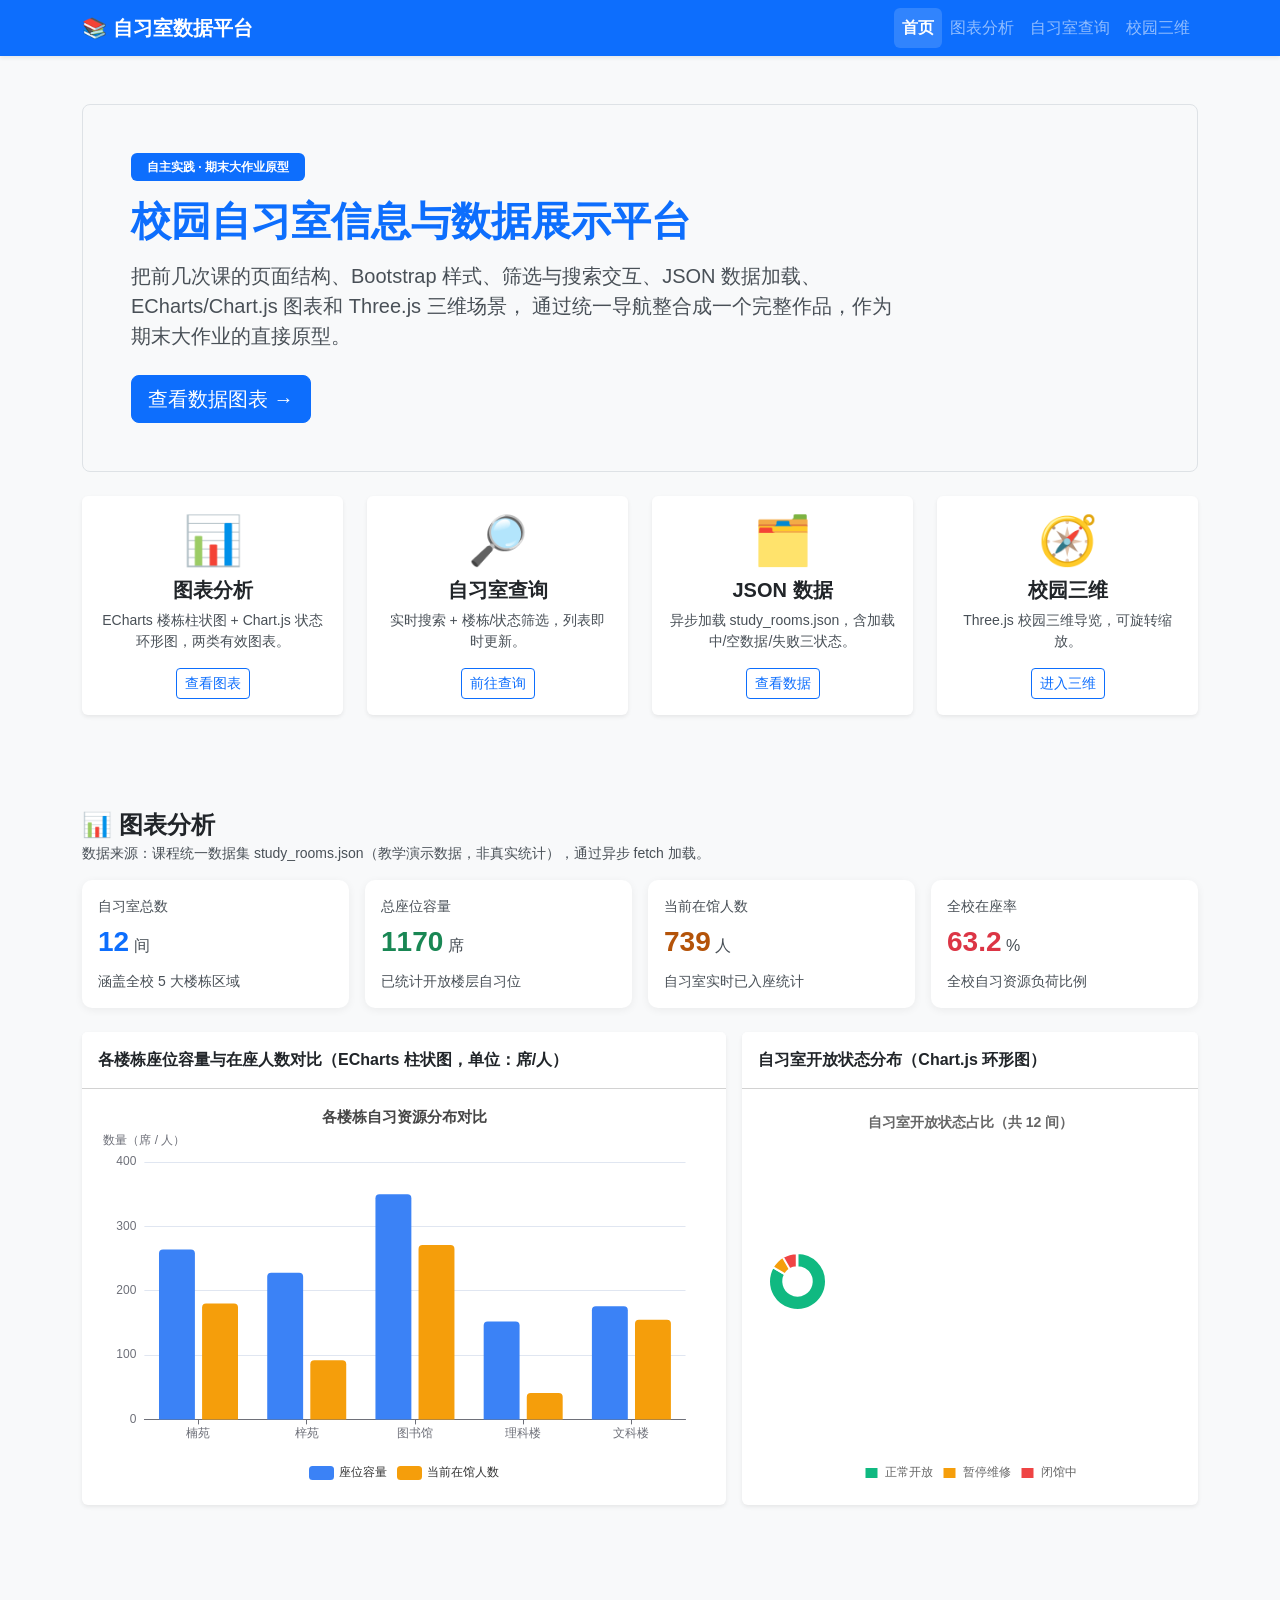
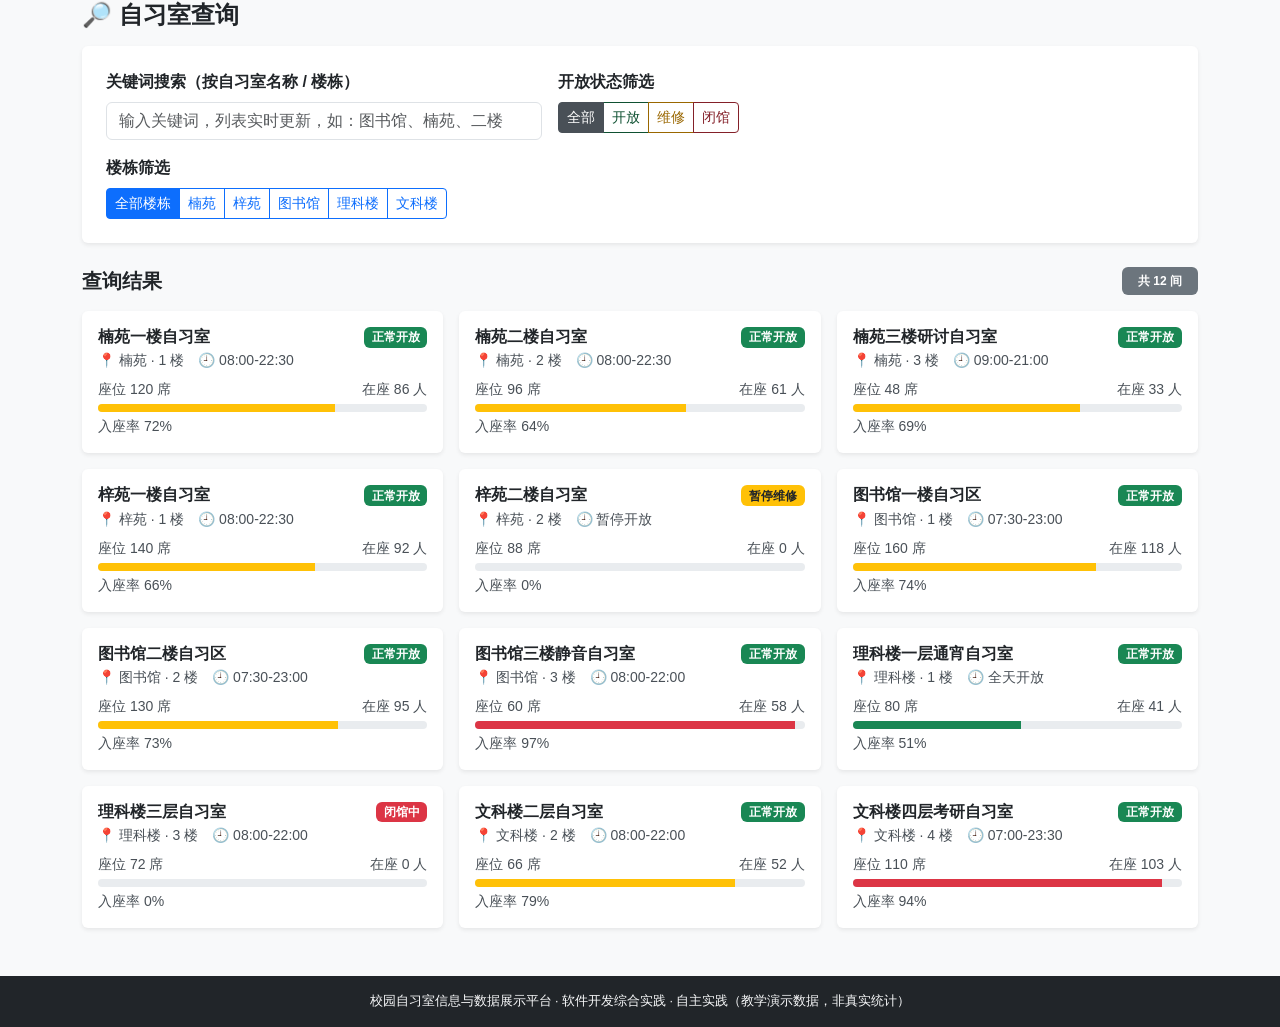
<file: index.html>
<!DOCTYPE html>
<html lang="zh-CN">
<head>
  <meta charset="UTF-8">
  <meta name="viewport" content="width=device-width, initial-scale=1.0">
  <!-- 内联空 favicon，避免浏览器自动请求 favicon.ico 产生 404 -->
  <link rel="icon" href="data:,">
  <title>校园自习室信息与数据展示平台 - 自主实践</title>
  <!-- 样式顺序：Bootstrap 在前，自定义样式在后 -->
  <link href="libs/bootstrap.min.css" rel="stylesheet">
  <link href="css/style.css" rel="stylesheet">
  <!-- 【研究任务2·修复后】库脚本放在 head 但加 defer：并行下载、不阻塞解析，按文档顺序在解析完成后执行 -->
  <script defer src="libs/jquery-3.7.1.min.js"></script>
  <script defer src="libs/bootstrap.bundle.min.js"></script>
  <script defer src="libs/echarts.min.js"></script>
  <script defer src="libs/chart.umd.js"></script>
</head>
<body data-bs-spy="scroll" data-bs-target="#mainNav" data-bs-offset="80" tabindex="0">

  <!-- 可访问性修复3：键盘 Tab 的第一个焦点，可直接跳到主内容，避免逐格 Tab 导航 -->
  <a class="visually-hidden-focusable btn btn-warning skip-link" href="#home">跳到主内容</a>

  <!-- 统一导航：首页 / 图表分析 / 自习室查询 / 校园三维 -->
  <nav id="mainNav" class="navbar navbar-expand-lg navbar-dark bg-primary sticky-top shadow-sm">
    <div class="container">
      <a class="navbar-brand fw-bold" href="#home">📚 自习室数据平台</a>
      <button class="navbar-toggler" type="button" data-bs-toggle="collapse"
              data-bs-target="#navContent" aria-controls="navContent"
              aria-expanded="false" aria-label="切换导航">
        <span class="navbar-toggler-icon"></span>
      </button>
      <div class="collapse navbar-collapse" id="navContent">
        <ul class="navbar-nav ms-auto mb-2 mb-lg-0">
          <li class="nav-item"><a class="nav-link active" href="#home">首页</a></li>
          <li class="nav-item"><a class="nav-link" href="#charts">图表分析</a></li>
          <li class="nav-item"><a class="nav-link" href="#query">自习室查询</a></li>
          <li class="nav-item"><a class="nav-link" href="three-d/scene.html">校园三维</a></li>
        </ul>
      </div>
    </div>
  </nav>

  <!-- 首页 -->
  <section id="home" class="py-5">
    <div class="container">
      <div class="p-5 rounded-3 bg-light border mb-4">
        <span class="badge bg-primary mb-3 px-3 py-2">自主实践 · 期末大作业原型</span>
        <h1 class="display-6 fw-bold text-primary">校园自习室信息与数据展示平台</h1>
        <p class="col-lg-9 lead text-muted mt-3">
          把前几次课的页面结构、Bootstrap 样式、筛选与搜索交互、JSON 数据加载、ECharts/Chart.js 图表和 Three.js 三维场景，
          通过统一导航整合成一个完整作品，作为期末大作业的直接原型。
        </p>
        <a href="#charts" class="btn btn-primary btn-lg mt-2">查看数据图表 →</a>
      </div>

      <!-- 模块卡片 -->
      <div class="row g-4">
        <div class="col-md-6 col-lg-3">
          <div class="card h-100 border-0 shadow-sm module-card">
            <div class="card-body text-center">
              <div class="display-5 mb-2">📊</div>
              <h2 class="card-title fw-bold h5">图表分析</h2>
              <p class="card-text text-muted small">ECharts 楼栋柱状图 + Chart.js 状态环形图，两类有效图表。</p>
              <a href="#charts" class="btn btn-outline-primary btn-sm">查看图表</a>
            </div>
          </div>
        </div>
        <div class="col-md-6 col-lg-3">
          <div class="card h-100 border-0 shadow-sm module-card">
            <div class="card-body text-center">
              <div class="display-5 mb-2">🔎</div>
              <h2 class="card-title fw-bold h5">自习室查询</h2>
              <p class="card-text text-muted small">实时搜索 + 楼栋/状态筛选，列表即时更新。</p>
              <a href="#query" class="btn btn-outline-primary btn-sm">前往查询</a>
            </div>
          </div>
        </div>
        <div class="col-md-6 col-lg-3">
          <div class="card h-100 border-0 shadow-sm module-card">
            <div class="card-body text-center">
              <div class="display-5 mb-2">🗂️</div>
              <h2 class="card-title fw-bold h5">JSON 数据</h2>
              <p class="card-text text-muted small">异步加载 study_rooms.json，含加载中/空数据/失败三状态。</p>
              <a href="#query" class="btn btn-outline-primary btn-sm">查看数据</a>
            </div>
          </div>
        </div>
        <div class="col-md-6 col-lg-3">
          <div class="card h-100 border-0 shadow-sm module-card">
            <div class="card-body text-center">
              <div class="display-5 mb-2">🧭</div>
              <h2 class="card-title fw-bold h5">校园三维</h2>
              <p class="card-text text-muted small">Three.js 校园三维导览，可旋转缩放。</p>
              <a href="three-d/scene.html" class="btn btn-outline-primary btn-sm">进入三维</a>
            </div>
          </div>
        </div>
      </div>
    </div>
  </section>

  <!-- 图表分析区块：统计卡片 + ECharts 柱状图 + Chart.js 环形图 -->
  <section id="charts" class="py-5 bg-light">
    <div class="container">
      <h2 class="h4 fw-bold mb-1">📊 图表分析</h2>
      <p class="text-muted small mb-3">
        数据来源：课程统一数据集 study_rooms.json（教学演示数据，非真实统计），通过异步 fetch 加载。
      </p>

      <!-- 加载 / 失败 / 空数据 状态提示 -->
      <div id="dataStatus" class="alert alert-warning py-2 px-3"></div>

      <!-- 宏观统计卡片 -->
      <div class="row g-3 mb-4" id="statCards"></div>

      <!-- 两类图表 -->
      <div class="row g-3">
        <div class="col-lg-7">
          <div class="card border-0 shadow-sm h-100">
            <div class="card-header bg-white fw-bold py-3">各楼栋座位容量与在座人数对比（ECharts 柱状图，单位：席/人）</div>
            <div class="card-body">
              <div id="barChart" role="img" aria-label="各楼栋座位容量与在座人数柱状图" style="width:100%; height:380px;"></div>
            </div>
          </div>
        </div>
        <div class="col-lg-5">
          <div class="card border-0 shadow-sm h-100">
            <div class="card-header bg-white fw-bold py-3">自习室开放状态分布（Chart.js 环形图）</div>
            <div class="card-body d-flex align-items-center justify-content-center" style="height:416px;">
              <canvas id="statusChart" role="img" aria-label="自习室开放状态分布环形图"></canvas>
            </div>
          </div>
        </div>
      </div>
    </div>
  </section>

  <!-- 自习室查询区块：实时搜索 + 楼栋/状态筛选 + 结果列表 -->
  <section id="query" class="py-5">
    <div class="container">
      <h2 class="h4 fw-bold mb-3">🔎 自习室查询</h2>

      <!-- 查询条件卡片 -->
      <div class="card border-0 shadow-sm">
        <div class="card-body p-4">
          <div class="row g-3">
            <div class="col-lg-5">
              <label for="searchInput" class="form-label fw-semibold">关键词搜索（按自习室名称 / 楼栋）</label>
              <input type="text" class="form-control" id="searchInput"
                     placeholder="输入关键词，列表实时更新，如：图书馆、楠苑、二楼">
            </div>
            <div class="col-lg-7">
              <label class="form-label fw-semibold d-block">开放状态筛选</label>
              <div class="btn-group btn-group-sm flex-wrap" role="group" id="statusFilter">
                <button type="button" class="btn btn-outline-secondary active" data-status="全部">全部</button>
                <button type="button" class="btn btn-outline-success" data-status="开放">开放</button>
                <button type="button" class="btn btn-outline-warning" data-status="维修">维修</button>
                <button type="button" class="btn btn-outline-danger" data-status="闭馆">闭馆</button>
              </div>
            </div>
          </div>
          <div class="mt-3">
            <label class="form-label fw-semibold d-block">楼栋筛选</label>
            <div class="btn-group btn-group-sm flex-wrap" role="group" id="buildingFilter">
              <button type="button" class="btn btn-outline-primary active" data-building="全部">全部楼栋</button>
              <button type="button" class="btn btn-outline-primary" data-building="楠苑">楠苑</button>
              <button type="button" class="btn btn-outline-primary" data-building="梓苑">梓苑</button>
              <button type="button" class="btn btn-outline-primary" data-building="图书馆">图书馆</button>
              <button type="button" class="btn btn-outline-primary" data-building="理科楼">理科楼</button>
              <button type="button" class="btn btn-outline-primary" data-building="文科楼">文科楼</button>
            </div>
          </div>
        </div>
      </div>

      <!-- 查询结果 -->
      <div class="d-flex justify-content-between align-items-center mt-4 mb-3">
        <h3 class="fw-bold mb-0 h5">查询结果</h3>
        <span id="resultCount" class="badge bg-secondary px-3 py-2">共 0 间</span>
      </div>
      <div class="row g-3" id="roomList"></div>
      <div id="noResult" class="alert alert-info text-center" style="display:none;">
        😅 没有符合条件的自习室，换个关键词或重置筛选条件试试～
      </div>
    </div>
  </section>

  <footer class="bg-dark text-light text-center py-3">
    <div class="container small">
      校园自习室信息与数据展示平台 · 软件开发综合实践 · 自主实践（教学演示数据，非真实统计）
    </div>
  </footer>

  <!-- 【研究任务2·修复后】app.js 也加 defer：defer 脚本统一在解析完成后按顺序执行，库先、app.js 后 -->
  <script defer src="js/app.js"></script>
</body>
</html>
</file>
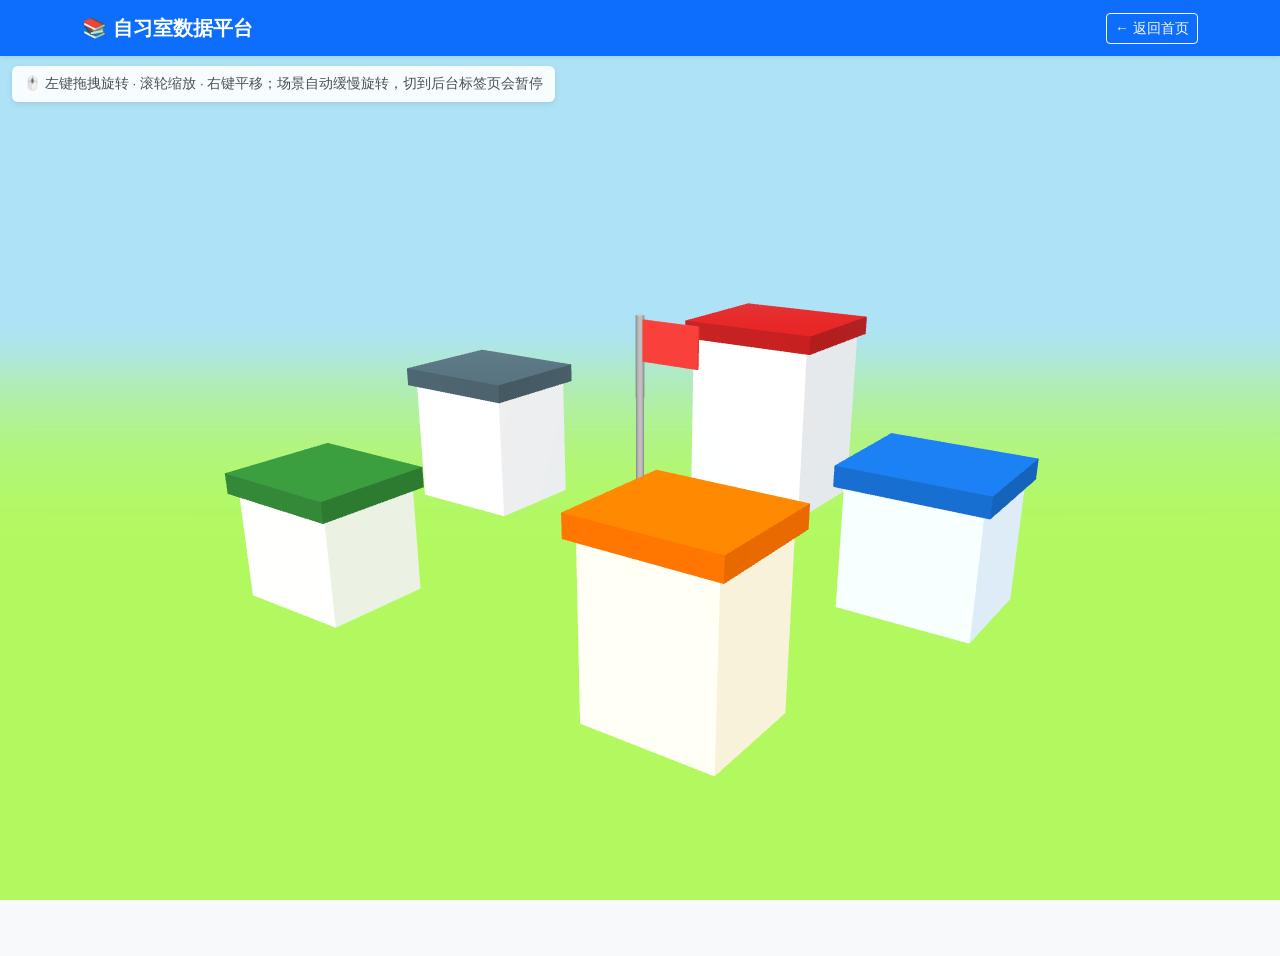
<file: three-d/scene.html>
<!DOCTYPE html>
<html lang="zh-CN">
<head>
  <meta charset="UTF-8">
  <meta name="viewport" content="width=device-width, initial-scale=1.0">
  <title>校园三维导览 - 自主实践</title>
  <link href="../libs/bootstrap.min.css" rel="stylesheet">
  <link href="../css/style.css" rel="stylesheet">
  <style>
    html, body { height: 100%; margin: 0; overflow: hidden; }
    #tip {
      position: absolute; top: 66px; left: 12px; z-index: 10;
      background: rgba(255,255,255,0.9); padding: 8px 12px; border-radius: 6px;
      font-size: 0.85rem; color: #495057; box-shadow: 0 2px 6px rgba(0,0,0,0.1);
    }
  </style>
</head>
<body>
  <nav class="navbar navbar-dark bg-primary shadow-sm" style="height:56px;">
    <div class="container">
      <a class="navbar-brand fw-bold" href="../index.html">📚 自习室数据平台</a>
      <a class="btn btn-outline-light btn-sm" href="../index.html">← 返回首页</a>
    </div>
  </nav>

  <div id="tip">🖱️ 左键拖拽旋转 · 滚轮缩放 · 右键平移；场景自动缓慢旋转，切到后台标签页会暂停</div>

  <!-- 库在前，自己的场景代码在后 -->
  <script src="../libs/three.min.js"></script>
  <script src="../libs/OrbitControls.js"></script>
  <script src="scene.js"></script>
</body>
</html>
</file>
<file: css/style.css>
/* style.css - 自主实践自定义样式，在 Bootstrap 之后引入 */

html {
  scroll-behavior: smooth;
}

body {
  font-family: -apple-system, BlinkMacSystemFont, "Segoe UI", Roboto,
               "Helvetica Neue", Arial, "PingFang SC", "Microsoft YaHei", sans-serif;
  color: #212529;
  background-color: #f8f9fa;
}

section {
  scroll-margin-top: 70px;
}

.module-card {
  transition: transform 0.2s ease, box-shadow 0.2s ease;
}
.module-card:hover {
  transform: translateY(-4px);
  box-shadow: 0 0.5rem 1rem rgba(0, 0, 0, 0.12) !important;
}

.placeholder-box {
  display: flex;
  align-items: center;
  justify-content: center;
  text-align: center;
  border: 2px dashed #adb5bd;
  background-color: #ffffff;
  color: #6c757d;
  font-size: 1.05rem;
}

#mainNav .nav-link.active {
  font-weight: 700;
  background-color: rgba(255, 255, 255, 0.15);
  border-radius: 0.375rem;
}

/* 统计卡片 */
.card-stat {
  border: none;
  border-radius: 10px;
  box-shadow: 0 2px 8px rgba(0, 0, 0, 0.06);
  transition: transform 0.2s ease, box-shadow 0.2s ease;
}
.card-stat:hover {
  transform: translateY(-3px);
  box-shadow: 0 4px 12px rgba(0, 0, 0, 0.1);
}

.chart-box {
  background: #fff;
  border-radius: 10px;
  padding: 15px;
  box-shadow: 0 2px 8px rgba(0, 0, 0, 0.06);
}

footer {
  font-size: 0.9rem;
}

/* ===== 可访问性修复（Lighthouse） ===== */
/* 修复1：原 .text-muted 为 #6c757d，白底对比度约 4.47:1，略低于 AA 4.5:1，加深到 #495057（约 7.9:1） */
.text-muted {
  color: #495057 !important;
}

/* 修复3：跳到主内容链接，键盘聚焦时显示在最上层 */
.skip-link {
  position: absolute;
  top: 8px;
  left: 8px;
  z-index: 1040;
}

/* 修复1（续）：彩色描边按钮未选中时是“彩色文字+白底”，默认色对比度不足，
   改用同色系更深的色值（文字、边框、悬停、选中统一），全部达到 AA ≥4.5:1 */
.btn-outline-secondary {
  --bs-btn-color: #495057;
  --bs-btn-border-color: #495057;
  --bs-btn-hover-bg: #495057;
  --bs-btn-hover-border-color: #495057;
  --bs-btn-active-bg: #495057;
  --bs-btn-active-border-color: #495057;
}
.btn-outline-success {
  --bs-btn-color: #0f5132;
  --bs-btn-border-color: #0f5132;
  --bs-btn-hover-bg: #0f5132;
  --bs-btn-hover-border-color: #0f5132;
  --bs-btn-active-bg: #0f5132;
  --bs-btn-active-border-color: #0f5132;
}
.btn-outline-warning {
  --bs-btn-color: #9a6700;
  --bs-btn-border-color: #9a6700;
  --bs-btn-hover-color: #fff;
  --bs-btn-hover-bg: #9a6700;
  --bs-btn-hover-border-color: #9a6700;
  --bs-btn-active-color: #fff;
  --bs-btn-active-bg: #9a6700;
  --bs-btn-active-border-color: #9a6700;
}
.btn-outline-danger {
  --bs-btn-color: #842029;
  --bs-btn-border-color: #842029;
  --bs-btn-hover-bg: #842029;
  --bs-btn-hover-border-color: #842029;
  --bs-btn-active-bg: #842029;
  --bs-btn-active-border-color: #842029;
}

/* “当前在馆人数”大数字：原 text-warning(#f59e0b) 白底仅约 2.5:1，改用深琥珀色 #b45309（约 5.9:1） */
.text-amber {
  color: #b45309 !important;
}
</file>
